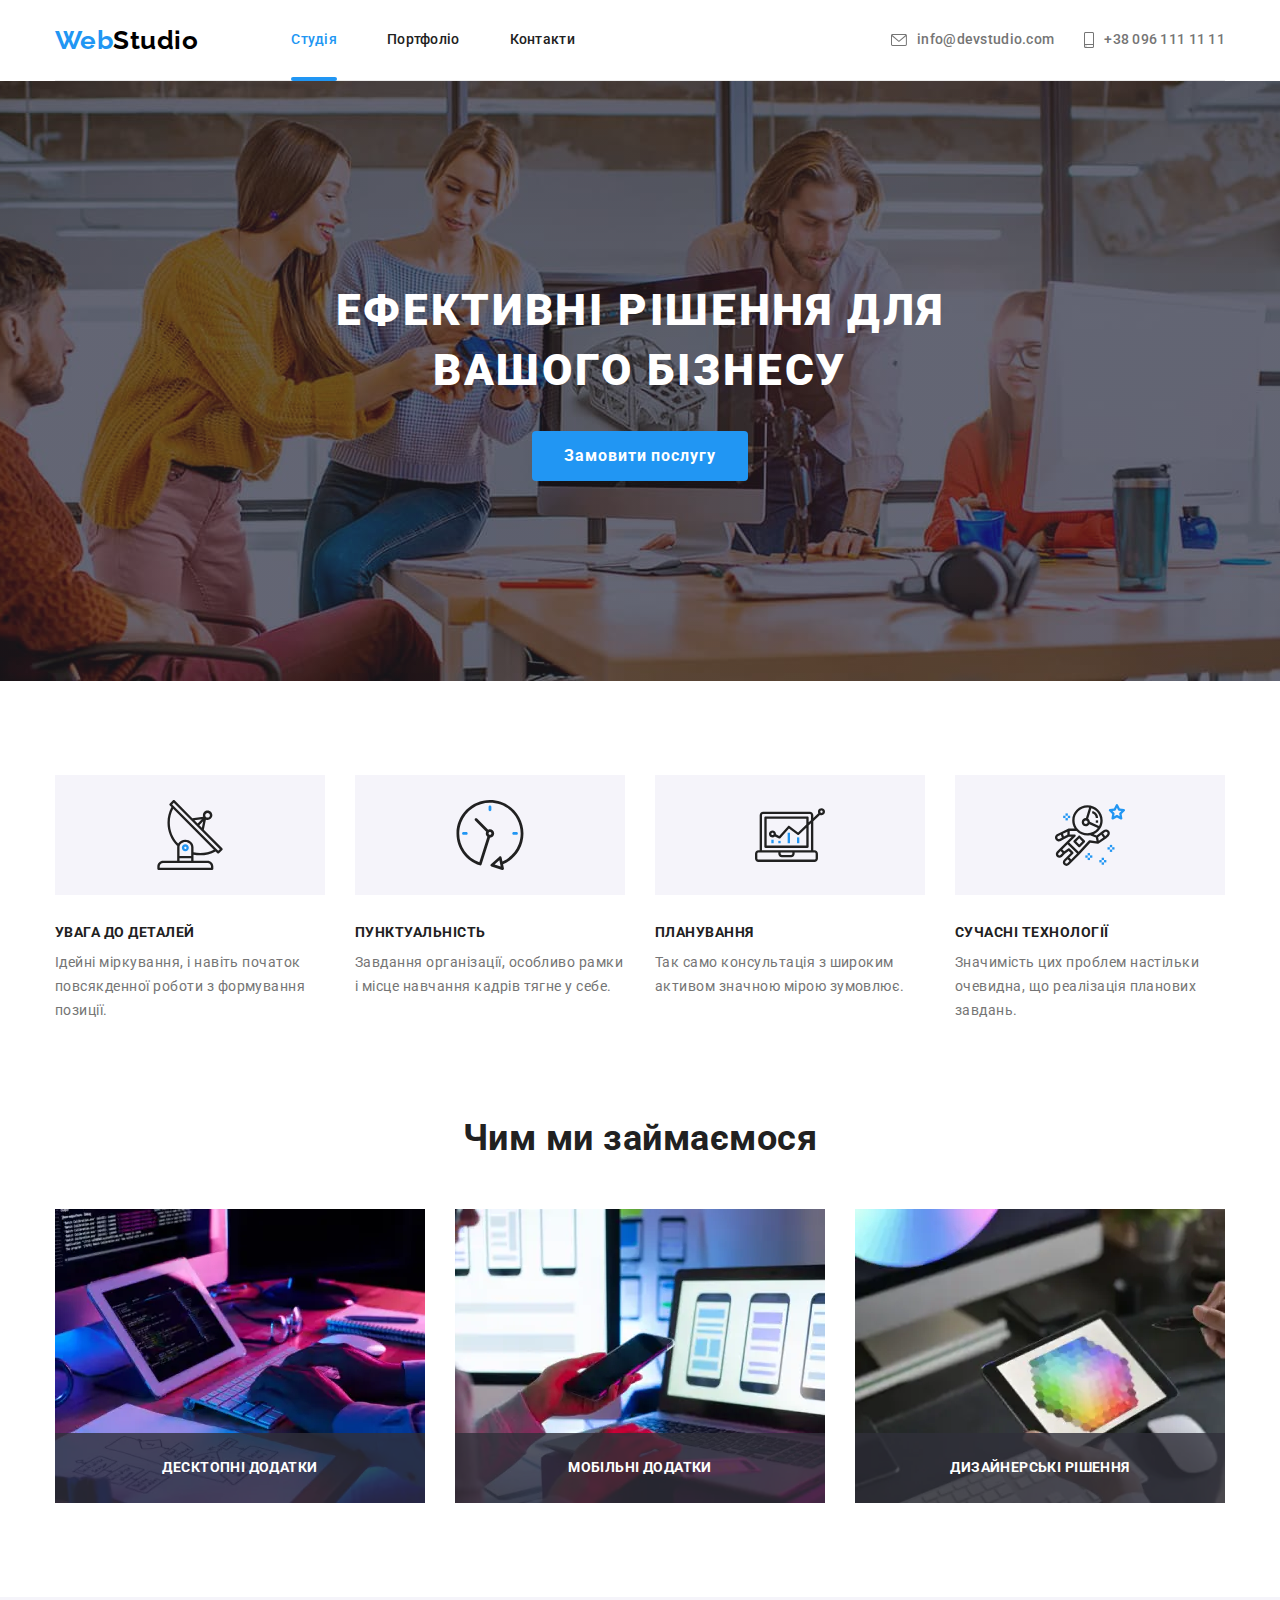
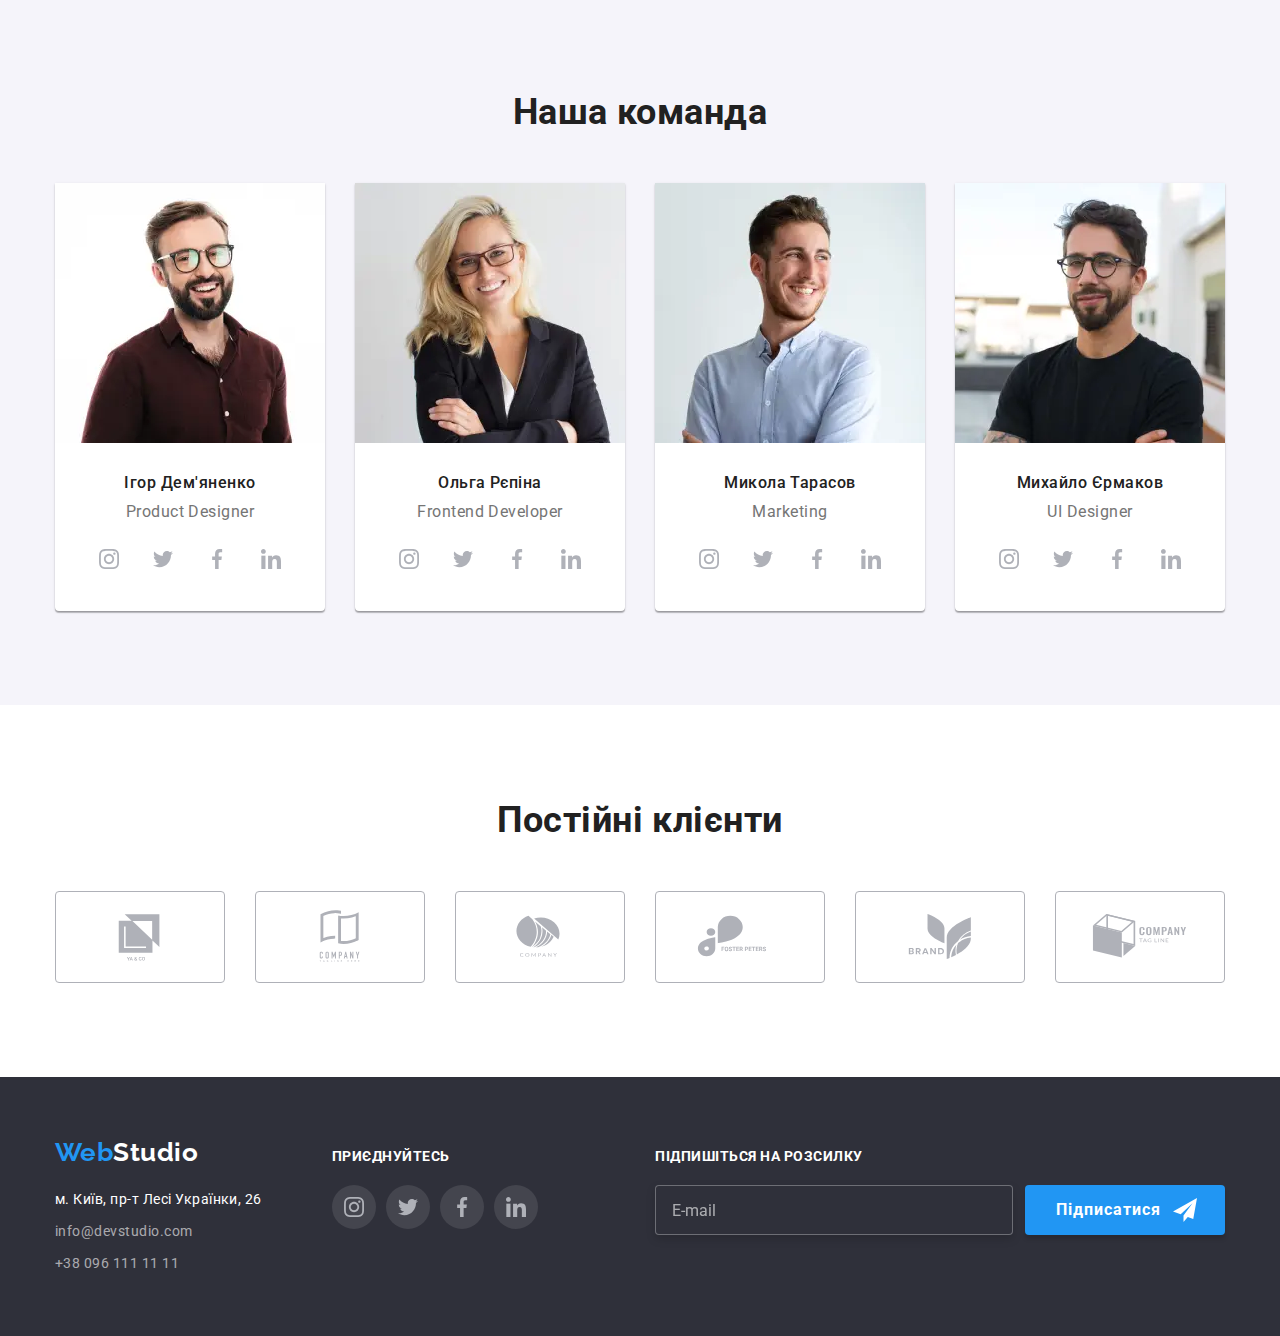
<file: index.html>
<!DOCTYPE html>
<html lang="uk">
  <head>
    <meta charset="UTF-8" />
    <meta http-equiv="X-UA-Compatible" content="IE=edge" />
    <meta name="viewport" content="width=device-width, initial-scale=1.0" />
    <title>Document</title>
    <link rel="preconnect" href="https://fonts.googleapis.com" />
    <link rel="preconnect" href="https://fonts.gstatic.com" crossorigin />
    <link
      href="https://fonts.googleapis.com/css2?family=Raleway:wght@700&family=Roboto:wght@400;500;700;900&display=swap"
      rel="stylesheet"
    />
    <link
      rel="stylesheet"
      href="https://cdnjs.cloudflare.com/ajax/libs/modern-normalize/1.1.0/modern-normalize.min.css"
    />
    <link rel="stylesheet" href="./css/main.min.css" />
  </head>

  <body>
    <!--Header-->
    <header class="page-header">
      <div class="container">
        <div class="page-header__container">
          <nav class="main-nav">
            <a class="logo link" href=""
              ><span class="logo--accent">Web</span>Studio</a
            >

            <ul class="site-nav">
              <li class="site-nav__item">
                <a
                  href="./index.html"
                  class="site-nav__link link site-nav__link--current"
                  >Студія</a
                >
              </li>
              <li class="site-nav__item">
                <a href="./portfolio.html" class="site-nav__link link"
                  >Портфоліо</a
                >
              </li>
              <li class="site-nav__item">
                <a href="" class="site-nav__link link">Контакти</a>
              </li>
            </ul>
          </nav>

          <button type="button" class="open-mobile-menu-button js-open-menu">
            <svg class="mobile-menu-button__icon" width="40" height="40">
              <use href="./images/icons.svg#burger-icon"></use>
            </svg>
          </button>

          <ul class="contacts header__contacts">
            <li class="contacts__item page-header__contacts">
              <a class="contacts__link link" href="mailto:info@devstudio.com">
                <svg class="contacts__icon" width="16" height="12">
                  <use href="./images/icons.svg#envelope"></use>
                </svg>
                info@devstudio.com</a
              >
            </li>
            <li class="contacts__item page-header__contacts">
              <a class="contacts__link link" href="tel:+380961111111">
                <svg class="contacts__icon" width="10" height="16">
                  <use href="./images/icons.svg#smartphone"></use>
                </svg>
                +38 096 111 11 11</a
              >
            </li>
          </ul>
        </div>
      </div>

      <div class="mobile-menu js-menu-container">
        <div class="container mobile-menu__container">
          <button type="button" class="mobile-menu__close-button js-close-menu">
            <svg class="mobile-menu__close-icon" width="40" height="40">
              <use href="./images/icons.svg#mobile-close-icon"></use>
            </svg>
          </button>

          <nav class="mobile-menu__nav">
            <ul class="mobile-menu__list">
              <li class="mobile-menu__item">
                <a
                  href="./index.html"
                  class="mobile-menu__link link mobile-menu__link--current"
                  >Студія</a
                >
              </li>
              <li class="mobile-menu__item">
                <a href="./portfolio.html" class="mobile-menu__link link"
                  >Портфоліо</a
                >
              </li>
              <li class="mobile-menu__item">
                <a href="" class="mobile-menu__link link">Контакти</a>
              </li>
            </ul>
          </nav>

          <ul class="mobile-menu__contacts-list contacts">
            <li class="mobile-menu__contacts-item">
              <a class="mobile-menu__contacts-link mobile-menu__contacts-link--accent contacts__link link" href="tel:+380961111111">
                +38 096 111 11 11</a
              >
            </li>
            <li class="mobile-menu__contacts-item">
              <a class="mobile-menu__contacts-link contacts__link link" href="mailto:info@devstudio.com">
                info@devstudio.com</a
              >
            </li> 
          </ul>

          <ul class="mobile-menu__social-list">
            <li class="mobile-menu__social-item">
              <a
                href=""
                class="mobile-menu__social-link link"
                >Instagram</a
              >
            </li>
            <li class="mobile-menu__social-item">
              <a
                href=""
                class="mobile-menu__social-link link"
                >Twitter</a
              >
            </li>
            <li class="mobile-menu__social-item">
              <a
                href=""
                class="mobile-menu__social-link link"
                >Facebook</a
              >
            </li>
            <li class="mobile-menu__social-item">
              <a
                href=""
                class="mobile-menu__social-link link"
                >LinkedIn</a
              >
            </li>
          </ul>      
        </div>
      </div>
    </header>

    <!-- Main -->
    <main>
      <!-- Hero -->
      <section class="hero overlay">
        <h1 class="hero__title">
          Ефективні рішення для <br />
          вашого бізнесу
        </h1>
        <button type="button" class="button modal-button" data-modal-open>
          Замовити послугу
        </button>
      </section>

      <!-- Features -->
      <section class="section features">
        <div class="container">
          <h2 class="section__title visually-hidden">Переваги студії</h2>
          <ul class="features__list">
            <li class="features__item">
              <div class="features__icon-wrapper">
                <svg class="features__icon" width="70px" height="70px">
                  <use href="./images/icons.svg#satellite_dish"></use>
                </svg>
              </div>
              <h3 class="features__subtitle">УВАГА ДО ДЕТАЛЕЙ</h3>
              <p class="features__desc">
                Ідейні міркування, і навіть початок повсякденної роботи з
                формування позиції.
              </p>
            </li>
            <li class="features__item">
              <div class="features__icon-wrapper">
                <svg class="features__icon" width="70px" height="70px">
                  <use href="./images/icons.svg#clock"></use>
                </svg>
              </div>
              <h3 class="features__subtitle">ПУНКТУАЛЬНІСТЬ</h3>
              <p class="features__desc">
                Завдання організації, особливо рамки і місце навчання кадрів
                тягне у себе.
              </p>
            </li>
            <li class="features__item">
              <div class="features__icon-wrapper">
                <svg class="features__icon" width="70px" height="70px">
                  <use href="./images/icons.svg#diagram"></use>
                </svg>
              </div>
              <h3 class="features__subtitle">ПЛАНУВАННЯ</h3>
              <p class="features__desc">
                Так само консультація з широким активом значною мірою зумовлює.
              </p>
            </li>
            <li class="features__item">
              <div class="features__icon-wrapper">
                <svg class="features__icon" width="70px" height="70px">
                  <use href="./images/icons.svg#astronaut"></use>
                </svg>
              </div>
              <h3 class="features__subtitle">СУЧАСНІ ТЕХНОЛОГІЇ</h3>
              <p class="features__desc">
                Значимість цих проблем настільки очевидна, що реалізація
                планових завдань.
              </p>
            </li>
          </ul>
        </div>
      </section>

      <!-- Activity -->
      <section class="section activity no-padding-top">
        <div class="container">
          <h2 class="section__title">Чим ми займаємося</h2>
          <ul class="activity__list">
            <li class="activity__item">
              <div class="activity__wrapper">
                <picture>
                  <!-- DESKTOP -->
                  <source
                    srcset="
                    ./images/activity-desktop-images/activity-desktop-img-1.webp    1x,
                    ./images/activity-desktop-images/activity-desktop-img-1@2x.webp 2x
                    "
                    media="(min-width: 1200px)"
                    type="image/webp"
                  />
                  <source
                    srcset="
                      ./images/activity-desktop-images/activity-desktop-img-1.jpg    1x,
                      ./images/activity-desktop-images/activity-desktop-img-1@2x.jpg 2x
                    "
                    media="(min-width: 1200px)"
                  />

                  <img
                    class="activity__image"
                    src="./images/activity-desktop-images/activity-desktop-img-1.jpg"
                    alt="Друк на клавіатурі"
                  />
                </picture>
                <h3 class="activity__subtitle">Десктопні додатки</h3>
              </div>
            </li>
            <li class="activity__item">
              <div class="activity__wrapper">
                <picture>
                  <!-- DESKTOP -->
                  <source
                    srcset="
                    ./images/activity-desktop-images/activity-desktop-img-2.webp    1x,
                    ./images/activity-desktop-images/activity-desktop-img-2@2x.webp 2x
                    "
                    media="(min-width: 1200px)"
                    type="image/webp"
                  />
                  <source
                    srcset="
                      ./images/activity-desktop-images/activity-desktop-img-2.jpg    1x,
                      ./images/activity-desktop-images/activity-desktop-img-2@2x.jpg 2x
                    "
                    media="(min-width: 1200px)"
                  />

                  <img
                    class="activity__image"
                    src="./images/activity-desktop-images/activity-desktop-img-2.jpg"
                    alt="Телефон та ноутбук"
                  />
                </picture>
                <h3 class="activity__subtitle">Мобільні додатки</h3>
              </div>
            </li>
            <li class="activity__item">
              <div class="activity__wrapper">
                <picture>
                  <!-- DESKTOP -->
                  <source
                    srcset="
                    ./images/activity-desktop-images/activity-desktop-img-3.webp    1x,
                    ./images/activity-desktop-images/activity-desktop-img-3@2x.webp 2x
                    "
                    media="(min-width: 1200px)"
                    type="image/webp"
                  />
                  <source
                    srcset="
                      ./images/activity-desktop-images/activity-desktop-img-3.jpg    1x,
                      ./images/activity-desktop-images/activity-desktop-img-3@2x.jpg 2x
                    "
                    media="(min-width: 1200px)"
                  />

                  <img
                    class="activity__image"
                    src="./images/activity-desktop-images/activity-desktop-img-3.jpg"
                    alt="Колірна гама на планшеті"
                  />
                </picture>
                <h3 class="activity__subtitle">Дизайнерські рішення</h3>
              </div>
            </li>
          </ul>
        </div>
      </section>

      <!-- Team -->
      <section class="section team">
        <div class="container">
          <h2 class="section__title">Наша команда</h2>
          <ul class="team__list">
            <li class="team__item">
              <picture>
                <!-- DESKTOP -->
                <source
                  srcset="
                    ./images/team-desktop-images/team-desktop-img-1.webp    1x,
                    ./images/team-desktop-images/team-desktop-img-1@2x.webp 2x
                  "
                  media="(min-width: 1200px)"
                  type="image/webp"
                />
                <source
                  srcset="
                    ./images/team-desktop-images/team-desktop-img-1.jpg    1x,
                    ./images/team-desktop-images/team-desktop-img-1@2x.jpg 2x
                  "
                  media="(min-width: 1200px)"
                />

                <!-- TABLET -->
                <source
                  srcset="
                    ./images/team-tablet-images/team-tablet-img-1.webp    1x,
                    ./images/team-tablet-images/team-tablet-img-1@2x.webp 2x
                  "
                  media="(min-width: 768px)"
                  type="image/webp"
                />
                <source
                  srcset="
                    ./images/team-tablet-images/team-tablet-img-1.jpg    1x,
                    ./images/team-tablet-images/team-tablet-img-1@2x.jpg 2x
                  "
                  media="(min-width: 768px)"
                />

                <!-- MOBILE -->
                <source
                  srcset="
                    ./images/team-mobile-images/team-mobile-img-1.webp    1x,
                    ./images/team-mobile-images/team-mobile-img-1@2x.webp 2x
                  "
                  media="(max-width: 767px)"
                  type="image/webp"
                />
                <source
                  srcset="
                    ./images/team-mobile-images/team-mobile-img-1.jpg    1x,
                    ./images/team-mobile-images/team-mobile-img-1@2x.jpg 2x
                  "
                  media="(max-width: 767px)"
                />

                <img
                  class="team__image"
                  src="./images/team-mobile-images/team-mobile-img-1.jpg"
                  alt="Product Designer"
                />
              </picture>
              <div class="team__inner">
                <h3 class="team__subtitle">Ігор Дем'яненко</h3>
                <p class="team__desc" lang="en">Product Designer</p>
                <ul class="social-list">
                  <li class="social-list__item">
                    <a href="" class="social-list__link">
                      <svg class="social-list__icon" width="20px" height="20px">
                        <use href="./images/icons.svg#instagram"></use>
                      </svg>
                    </a>
                  </li>
                  <li class="social-list__item">
                    <a href="" class="social-list__link">
                      <svg class="social-list__icon" width="20px" height="20px">
                        <use href="./images/icons.svg#twitter"></use>
                      </svg>
                    </a>
                  </li>
                  <li class="social-list__item">
                    <a href="" class="social-list__link">
                      <svg class="social-list__icon" width="20px" height="20px">
                        <use href="./images/icons.svg#facebook"></use>
                      </svg>
                    </a>
                  </li>
                  <li class="social-list__item">
                    <a href="" class="social-list__link">
                      <svg class="social-list__icon" width="20px" height="20px">
                        <use href="./images/icons.svg#linkedin"></use>
                      </svg>
                    </a>
                  </li>
                </ul>
              </div>
            </li>
            <li class="team__item">
              <picture>
                <!-- DESKTOP -->
                <source
                  srcset="
                    ./images/team-desktop-images/team-desktop-img-2.webp    1x,
                    ./images/team-desktop-images/team-desktop-img-2@2x.webp 2x
                  "
                  media="(min-width: 1200px)"
                  type="image/webp"
                />
                <source
                  srcset="
                    ./images/team-desktop-images/team-desktop-img-2.jpg    1x,
                    ./images/team-desktop-images/team-desktop-img-2@2x.jpg 2x
                  "
                  media="(min-width: 1200px)"
                />

                <!-- TABLET -->
                <source
                  srcset="
                    ./images/team-tablet-images/team-tablet-img-2.webp    1x,
                    ./images/team-tablet-images/team-tablet-img-2@2x.webp 2x
                  "
                  media="(min-width: 768px)"
                  type="image/webp"
                />
                <source
                  srcset="
                    ./images/team-tablet-images/team-tablet-img-2.jpg    1x,
                    ./images/team-tablet-images/team-tablet-img-2@2x.jpg 2x
                  "
                  media="(min-width: 768px)"
                />

                <!-- MOBILE -->
                <source
                  srcset="
                    ./images/team-mobile-images/team-mobile-img-2.webp    1x,
                    ./images/team-mobile-images/team-mobile-img-2@2x.webp 2x
                  "
                  media="(max-width: 767px)"
                  type="image/webp"
                />
                <source
                  srcset="
                    ./images/team-mobile-images/team-mobile-img-2.jpg    1x,
                    ./images/team-mobile-images/team-mobile-img-2@2x.jpg 2x
                  "
                  media="(max-width: 767px)"
                />

                <img
                  class="team__image"
                  src="./images/team-mobile-images/team-mobile-img-2.jpg"
                  alt="Frontend Developer"
                />
              </picture>
              <div class="team__inner">
                <h3 class="team__subtitle">Ольга Рєпіна</h3>
                <p class="team__desc" lang="en">Frontend Developer</p>
                <ul class="social-list">
                  <li class="social-list__item">
                    <a href="" class="social-list__link">
                      <svg class="social-list__icon" width="20px" height="20px">
                        <use href="./images/icons.svg#instagram"></use>
                      </svg>
                    </a>
                  </li>
                  <li class="social-list__item">
                    <a href="" class="social-list__link">
                      <svg class="social-list__icon" width="20px" height="20px">
                        <use href="./images/icons.svg#twitter"></use>
                      </svg>
                    </a>
                  </li>
                  <li class="social-list__item">
                    <a href="" class="social-list__link">
                      <svg class="social-list__icon" width="20px" height="20px">
                        <use href="./images/icons.svg#facebook"></use>
                      </svg>
                    </a>
                  </li>
                  <li class="social-list__item">
                    <a href="" class="social-list__link">
                      <svg class="social-list__icon" width="20px" height="20px">
                        <use href="./images/icons.svg#linkedin"></use>
                      </svg>
                    </a>
                  </li>
                </ul>
              </div>
            </li>
            <li class="team__item">
              <picture>
                <!-- DESKTOP -->
                <source
                  srcset="
                    ./images/team-desktop-images/team-desktop-img-3.webp    1x,
                    ./images/team-desktop-images/team-desktop-img-3@2x.webp 2x
                  "
                  media="(min-width: 1200px)"
                  type="image/webp"
                />
                <source
                  srcset="
                    ./images/team-desktop-images/team-desktop-img-3.jpg    1x,
                    ./images/team-desktop-images/team-desktop-img-3@2x.jpg 2x
                  "
                  media="(min-width: 1200px)"
                />

                <!-- TABLET -->
                <source
                  srcset="
                    ./images/team-tablet-images/team-tablet-img-3.webp    1x,
                    ./images/team-tablet-images/team-tablet-img-3@2x.webp 2x
                  "
                  media="(min-width: 768px)"
                  type="image/webp"
                />
                <source
                  srcset="
                    ./images/team-tablet-images/team-tablet-img-3.jpg    1x,
                    ./images/team-tablet-images/team-tablet-img-3@2x.jpg 2x
                  "
                  media="(min-width: 768px)"
                />

                <!-- MOBILE -->
                <source
                  srcset="
                    ./images/team-mobile-images/team-mobile-img-3.webp    1x,
                    ./images/team-mobile-images/team-mobile-img-3@2x.webp 2x
                  "
                  media="(max-width: 767px)"
                  type="image/webp"
                />
                <source
                  srcset="
                    ./images/team-mobile-images/team-mobile-img-3.jpg    1x,
                    ./images/team-mobile-images/team-mobile-img-3@2x.jpg 2x
                  "
                  media="(max-width: 767px)"
                />

                <img
                  class="team__image"
                  src="./images/team-mobile-images/team-mobile-img-3.jpg"
                  alt="Marketing"
                />
              </picture>
              <div class="team__inner">
                <h3 class="team__subtitle">Микола Тарасов</h3>
                <p class="team__desc" lang="en">Marketing</p>
                <ul class="social-list">
                  <li class="social-list__item">
                    <a href="" class="social-list__link">
                      <svg class="social-list__icon" width="20px" height="20px">
                        <use href="./images/icons.svg#instagram"></use>
                      </svg>
                    </a>
                  </li>
                  <li class="social-list__item">
                    <a href="" class="social-list__link">
                      <svg class="social-list__icon" width="20px" height="20px">
                        <use href="./images/icons.svg#twitter"></use>
                      </svg>
                    </a>
                  </li>
                  <li class="social-list__item">
                    <a href="" class="social-list__link">
                      <svg class="social-list__icon" width="20px" height="20px">
                        <use href="./images/icons.svg#facebook"></use>
                      </svg>
                    </a>
                  </li>
                  <li class="social-list__item">
                    <a href="" class="social-list__link">
                      <svg class="social-list__icon" width="20px" height="20px">
                        <use href="./images/icons.svg#linkedin"></use>
                      </svg>
                    </a>
                  </li>
                </ul>
              </div>
            </li>
            <li class="team__item">
              <picture>
                <!-- DESKTOP -->
                <source
                  srcset="
                    ./images/team-desktop-images/team-desktop-img-4.webp    1x,
                    ./images/team-desktop-images/team-desktop-img-4@2x.webp 2x
                  "
                  media="(min-width: 1200px)"
                  type="image/webp"
                />
                <source
                  srcset="
                    ./images/team-desktop-images/team-desktop-img-4.jpg    1x,
                    ./images/team-desktop-images/team-desktop-img-4@2x.jpg 2x
                  "
                  media="(min-width: 1200px)"
                />

                <!-- TABLET -->
                <source
                  srcset="
                    ./images/team-tablet-images/team-tablet-img-4.webp    1x,
                    ./images/team-tablet-images/team-tablet-img-4@2x.webp 2x
                  "
                  media="(min-width: 768px)"
                  type="image/webp"
                />
                <source
                  srcset="
                    ./images/team-tablet-images/team-tablet-img-4.jpg    1x,
                    ./images/team-tablet-images/team-tablet-img-4@2x.jpg 2x
                  "
                  media="(min-width: 768px)"
                />

                <!-- MOBILE -->
                <source
                  srcset="
                    ./images/team-mobile-images/team-mobile-img-4.webp    1x,
                    ./images/team-mobile-images/team-mobile-img-4@2x.webp 2x
                  "
                  media="(max-width: 767px)"
                  type="image/webp"
                />
                <source
                  srcset="
                    ./images/team-mobile-images/team-mobile-img-4.jpg    1x,
                    ./images/team-mobile-images/team-mobile-img-4@2x.jpg 2x
                  "
                  media="(max-width: 767px)"
                />

                <img
                  class="team__image"
                  src="./images/team-mobile-images/team-mobile-img-4.jpg"
                  alt="UI Designer"
                />
              </picture>
              <div class="team__inner">
                <h3 class="team__subtitle">Михайло Єрмаков</h3>
                <p class="team__desc" lang="en">UI Designer</p>
                <ul class="social-list">
                  <li class="social-list__item">
                    <a href="" class="social-list__link">
                      <svg class="social-list__icon" width="20px" height="20px">
                        <use href="./images/icons.svg#instagram"></use>
                      </svg>
                    </a>
                  </li>
                  <li class="social-list__item">
                    <a href="" class="social-list__link">
                      <svg class="social-list__icon" width="20px" height="20px">
                        <use href="./images/icons.svg#twitter"></use>
                      </svg>
                    </a>
                  </li>
                  <li class="social-list__item">
                    <a href="" class="social-list__link">
                      <svg class="social-list__icon" width="20px" height="20px">
                        <use href="./images/icons.svg#facebook"></use>
                      </svg>
                    </a>
                  </li>
                  <li class="social-list__item">
                    <a href="" class="social-list__link">
                      <svg class="social-list__icon" width="20px" height="20px">
                        <use href="./images/icons.svg#linkedin"></use>
                      </svg>
                    </a>
                  </li>
                </ul>
              </div>
            </li>
          </ul>
        </div>
      </section>

      <!-- Clients -->
      <section class="section clients">
        <div class="container">
          <h2 class="section__title">Постійні клієнти</h2>
          <ul class="clients__list">
            <li class="clients__item">
              <a href="" class="clients__link">
                <svg class="clients__icon" width="106px" height="60px">
                  <use href="./images/icons.svg#logo_1"></use>
                </svg>
              </a>
            </li>
            <li class="clients__item">
              <a href="" class="clients__link">
                <svg class="clients__icon" width="106px" height="60px">
                  <use href="./images/icons.svg#logo_2"></use>
                </svg>
              </a>
            </li>
            <li class="clients__item">
              <a href="" class="clients__link">
                <svg class="clients__icon" width="106px" height="60px">
                  <use href="./images/icons.svg#logo_3"></use>
                </svg>
              </a>
            </li>
            <li class="clients__item">
              <a href="" class="clients__link">
                <svg class="clients__icon" width="106px" height="60px">
                  <use href="./images/icons.svg#logo_4"></use>
                </svg>
              </a>
            </li>
            <li class="clients__item">
              <a href="" class="clients__link">
                <svg class="clients__icon" width="106px" height="60px">
                  <use href="./images/icons.svg#logo_5"></use>
                </svg>
              </a>
            </li>
            <li class="clients__item">
              <a href="" class="clients__link">
                <svg class="clients__icon" width="106px" height="60px">
                  <use href="./images/icons.svg#logo_6"></use>
                </svg>
              </a>
            </li>
          </ul>
        </div>
      </section>
    </main>

    <!-- Footer -->
    <footer class="page-footer">
      <div class="container">
        <div class="page-footer__container">
          <div class="page-footer__content">
            <div class="page-footer__wrapper">
              <a class="logo link page-footer__logo" href=""
                ><span class="logo--accent">Web</span>Studio</a
              >
  
              <address class="address">
                <p class="address__text">м. Київ, пр-т Лесі Українки, 26</p>
                <ul class="page-footer__contacts">
                  <li class="page-footer__contacts-item">
                    <a class="page-footer__contacts-link page-footer__email link" href="mailto:info@devstudio.com"
                      >info@devstudio.com</a
                    >
                  </li>
                  <li class="page-footer__contacts-item">
                    <a class="page-footer__contacts-link link" href="tel:+380961111111">+38 096 111 11 11</a>
                  </li>
                </ul>
              </address>
            </div>
  
            <div class="join">
              <p class="join__subtitle">приєднуйтесь</p>
              <ul class="social-list">
                <li class="social-list__item">
                  <a href="" class="social-list__link social-list__link--background">
                    <svg
                      class="social-list__icon"
                      width="20px"
                      height="20px"
                    >
                      <use href="./images/icons.svg#instagram"></use>
                    </svg>
                  </a>
                </li>
                <li class="social-list__item">
                  <a href="" class="social-list__link social-list__link--background">
                    <svg
                      class="social-list__icon"
                      width="20px"
                      height="20px"
                    >
                      <use href="./images/icons.svg#twitter"></use>
                    </svg>
                  </a>
                </li>
                <li class="social-list__item">
                  <a href="" class="social-list__link social-list__link--background">
                    <svg
                      class="social-list__icon"
                      width="20px"
                      height="20px"
                    >
                      <use href="./images/icons.svg#facebook"></use>
                    </svg>
                  </a>
                </li>
                <li class="social-list__item">
                  <a href="" class="social-list__link social-list__link--background">
                    <svg
                      class="social-list__icon"
                      width="20px"
                      height="20px"
                    >
                      <use href="./images/icons.svg#linkedin"></use>
                    </svg>
                  </a>
                </li>
              </ul>
            </div>
          </div>
  
          <div class="newsletter">
            <div class="newsletter__wrapper">
              <label class="newsletter__label" for="newsletter_email"
                >Підпишіться на розсилку</label
              >
              <input
                id="newsletter_email"
                class="newsletter__input"
                type="email"
                name="newsletter"
                placeholder="E-mail"
              />
            </div>
  
            <div class="newsletter__button-wrapper">
              <button class="button newsletter__button">
                Підписатися
                <svg class="button__icon--send" width="24px" height="24px">
                  <use href="./images/icons.svg#send"></use>
                </svg>
              </button>
            </div>
          </div>
        </div>
      </div>
    </footer>

    <!-- BACKDROP -->
    <div class="backdrop is-hidden" data-modal>
      <div class="modal">
        <button class="close-button" data-modal-close>
          <svg class="close-button__icon" width="18px" height="18px">
            <use href="./images/icons.svg#close-icon"></use>
          </svg>
        </button>

        <form class="contact-form">
          <p class="contact-form__subtitle">
            Залиште свої дані, ми вам передзвонимо
          </p>
          <label for="user_name" class="contact-form__label">Ім'я</label>
          <div class="contact-form__input-wrapper">
            <input
              type="text"
              class="contact-form__input"
              name="user_name"
              id="user_name"
              required
              minlength="2"
              pattern="^[a-zA-Zа-яА-ЯіІїЇ]+$"
            />
            <svg class="contact-form__icon" width="18px" height="18px">
              <use href="./images/icons.svg#form_person"></use>
            </svg>
          </div>

          <label for="user_phone_number" class="contact-form__label"
            >Телефон</label
          >
          <div class="contact-form__input-wrapper">
            <input
              type="tel"
              class="contact-form__input"
              name="user_phone_number"
              id="user_phone_number"
              required
              pattern="[0-9]{3}-[0-9]{3}-[0-9]{2}-[0-9]{2}"
              title="xxx-xxx-xx-xx"
            />
            <svg class="contact-form__icon" width="18px" height="18px">
              <use href="./images/icons.svg#form_phone"></use>
            </svg>
          </div>

          <label for="user_email" class="contact-form__label">Пошта</label>
          <div class="contact-form__input-wrapper">
            <input
              type="email"
              class="contact-form__input"
              name="user_email"
              id="user_email"
              required
            />
            <svg class="contact-form__icon" width="18px" height="18px">
              <use href="./images/icons.svg#form_email"></use>
            </svg>
          </div>

          <label for="user_message" class="contact-form__label">Коментар</label>
          <textarea
            name="user_message"
            class="contact-form__message"
            id="user_message"
            placeholder="Введіть текст"
          ></textarea>

          <div class="contact-form__checkbox-wrapper">
            <input
              id="user_policy"
              name="user_policy"
              type="checkbox"
              class="contact-form__checkbox visually-hidden"
              required
            />
            <label for="user_policy" class="contact-form__checkbox-desc"
              >Погоджуюся з розсилкою та приймаю
              <a class="contact-form__checkbox-link" href=""
                >Умови договору</a
              ></label
            >
          </div>

          <button
            type="submit"
            class="button contact-form__button modal-button"
          >
            Відправити
          </button>
        </form>
      </div>
    </div>

    <script src="./js/modal.js"></script>
    <script src="./js/mobile-menu.js"></script>
  </body>
</html>
</file>
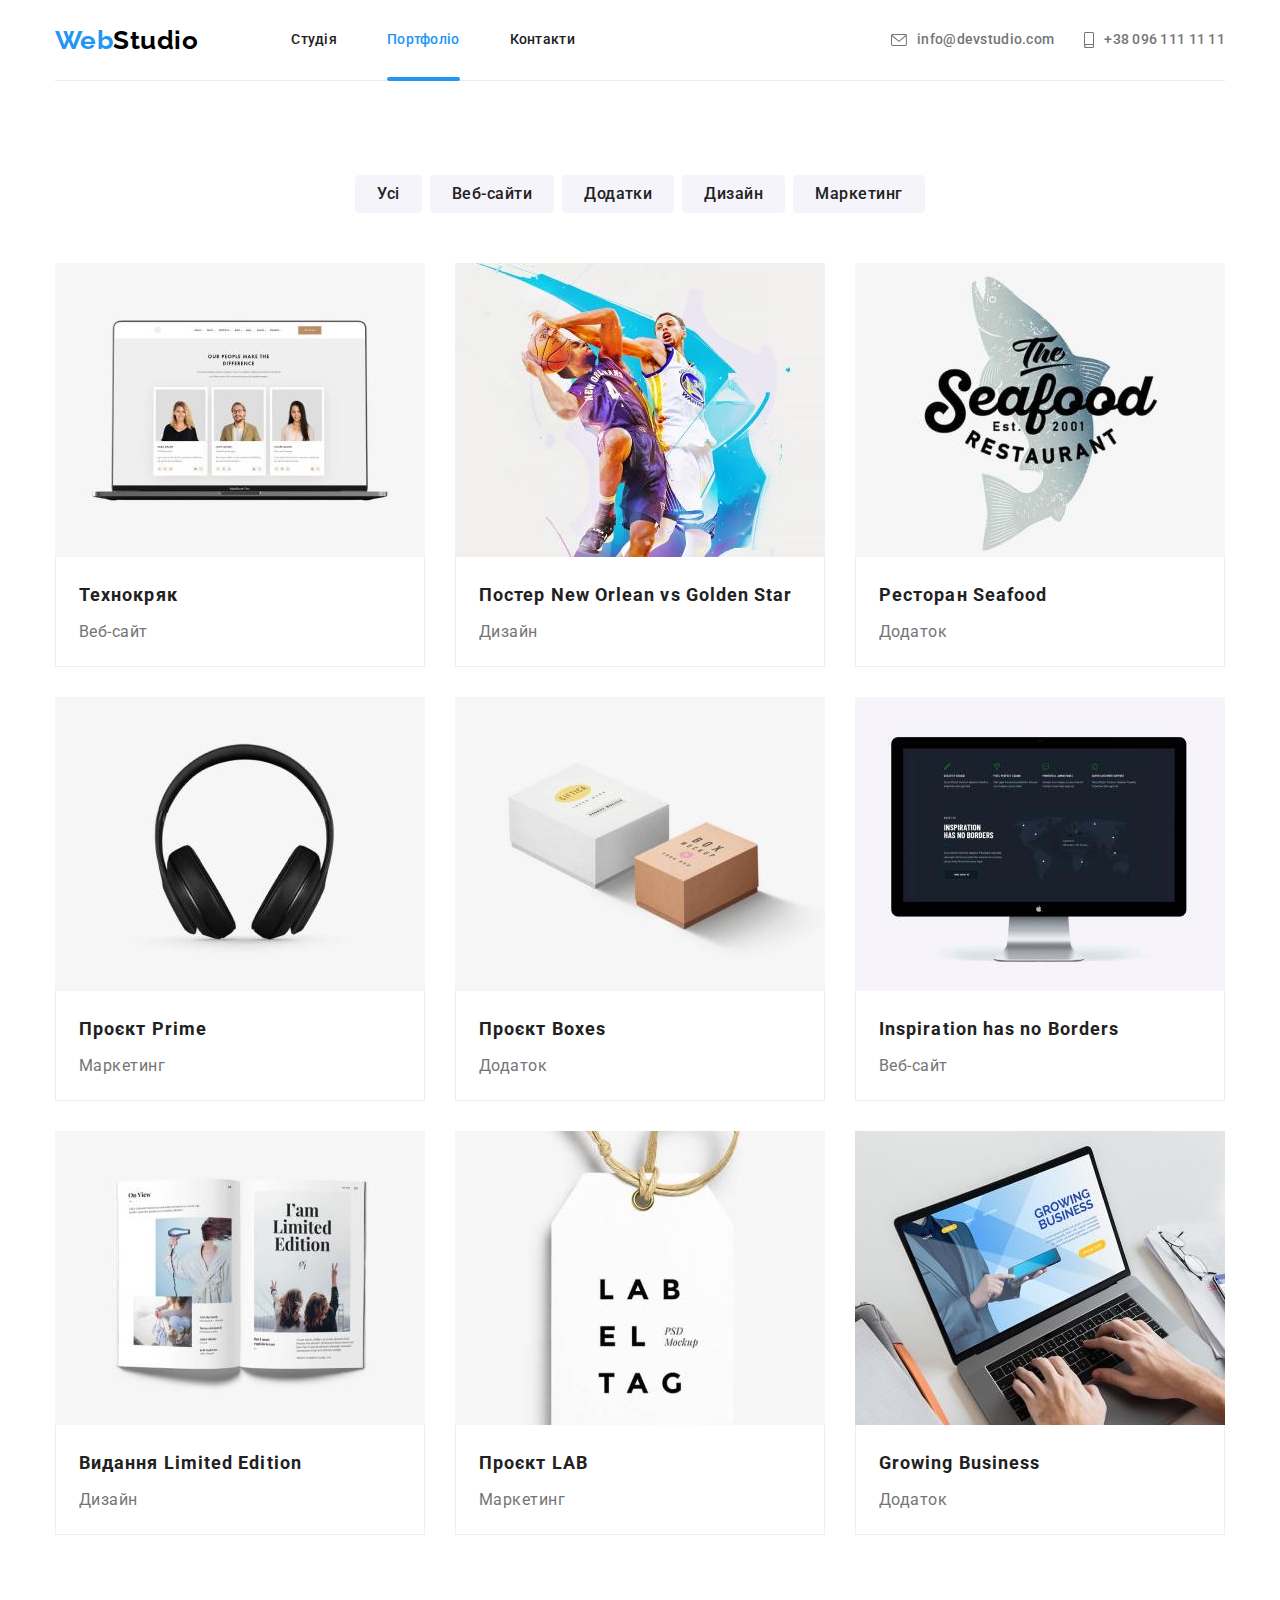
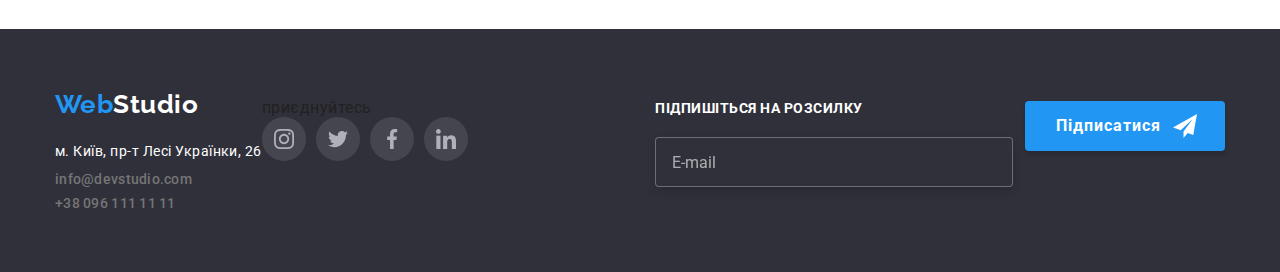
<file: portfolio.html>
<!DOCTYPE html>
<html lang="uk">
  <head>
    <meta charset="UTF-8" />
    <meta http-equiv="X-UA-Compatible" content="IE=edge" />
    <meta name="viewport" content="width=device-width, initial-scale=1.0" />
    <title>Document</title>
    <link rel="preconnect" href="https://fonts.googleapis.com" />
    <link rel="preconnect" href="https://fonts.gstatic.com" crossorigin />
    <link
      href="https://fonts.googleapis.com/css2?family=Raleway:wght@700&family=Roboto:wght@400;500;700;900&display=swap"
      rel="stylesheet"
    />
    <link
      rel="stylesheet"
      href="https://cdnjs.cloudflare.com/ajax/libs/modern-normalize/1.1.0/modern-normalize.min.css"
    />
    <link rel="stylesheet" href="./css/main.min.css" />
  </head>

  <body>
    <!--Header-->
    <header class="page-header">
      <div class="container">
        <div class="page-header__container">
          <nav class="main-nav">
            <a class="logo link" href=""
              ><span class="logo--accent">Web</span>Studio</a
            >
  
            <ul class="site-nav">
              <li class="site-nav__item">
                <a href="./index.html" class="site-nav__link link">Студія</a>
              </li>
              <li class="site-nav__item">
                <a
                  href="./portfolio.html"
                  class="site-nav__link link site-nav__link--current"
                  >Портфоліо</a
                >
              </li>
              <li class="site-nav__item">
                <a href="" class="site-nav__link link">Контакти</a>
              </li>
            </ul>
          </nav>
  
          <ul class="contacts">
            <li class="contacts__item page-header__contacts">
              <a class="contacts__link link" href="mailto:info@devstudio.com">
                <svg class="contacts__icon" width="16" height="12">
                  <use href="./images/icons.svg#envelope"></use>
                </svg>
                info@devstudio.com</a
              >
            </li>
            <li class="contacts__item page-header__contacts">
              <a class="contacts__link link" href="tel:+380961111111">
                <svg class="contacts__icon" width="10" height="16">
                  <use href="./images/icons.svg#smartphone"></use>
                </svg>
                +38 096 111 11 11</a
              >
            </li>
          </ul>
        </div>
      </div>
    </header>

    <!-- Main -->
    <main>
      <section class="section portfolio">
        <div class="container">
          <h1 class="section-title visually-hidden">Портфоліо</h1>

          <ul class="filter">
            <li class="filter__item">
              <button type="button" class="filter__button">Усі</button>
            </li>
            <li class="filter__item">
              <button type="button" class="filter__button">Веб-сайти</button>
            </li>
            <li class="filter__item">
              <button type="button" class="filter__button">Додатки</button>
            </li>
            <li class="filter__item">
              <button type="button" class="filter__button">Дизайн</button>
            </li>
            <li class="filter__item">
              <button type="button" class="filter__button">Маркетинг</button>
            </li>
          </ul>

          <ul class="portfolio__list">
            <li class="portfolio__item">
              <div>
                <a class="portfolio__link link" href="">
                  <div class="portfolio__wrapper">
                    <img
                      class="portfolio__image"
                      src="./images/project1.jpg"
                      alt="Веб-сайт Технокряк"
                      width="370"
                      height="294"
                    />
                    <div class="portfolio__overlay">
                      <p class="portfolio__overlay-text">
                        Ресурс пропонує комплексні пропозиції з різним рівнем
                        функціоналу та сервісів. Все це дозволить відвідувачу
                        отримати вичерпні відомості про компанію чи приватну
                        особу.
                      </p>
                    </div>
                  </div>
                  <div class="portfolio__inner">
                    <h2 class="portfolio__subtitle">Технокряк</h2>
                    <p class="portfolio__desc">Веб-сайт</p>
                  </div>
                </a>
              </div>
            </li>
            <li class="portfolio__item">
              <div>
                <a class="portfolio__link link" href="">
                  <div class="portfolio__wrapper">
                    <img
                      class="portfolio__image"
                      src="./images/project2.jpg"
                      alt="Постер New Orlean vs Golden Star"
                      width="370"
                      height="294"
                    />
                    <div class="portfolio__overlay">
                      <p class="portfolio__overlay-text">
                        Ресурс пропонує комплексні пропозиції з різним рівнем
                        функціоналу та сервісів. Все це дозволить відвідувачу
                        отримати вичерпні відомості про компанію чи приватну
                        особу.
                      </p>
                    </div>
                  </div>
                  <div class="portfolio__inner">
                    <h2 class="portfolio__subtitle">Постер New Orlean vs Golden Star</h2>
                    <p class="portfolio__desc">Дизайн</p>
                  </div>
                </a>
              </div>
            </li>
            <li class="portfolio__item">
              <div>
                <a class="portfolio__link link" href="">
                  <div class="portfolio__wrapper">
                    <img
                      class="portfolio__image"
                      src="./images/project3.jpg"
                      alt="Додаток ресторану Seafood"
                      width="370"
                      height="294"
                    />
                    <div class="portfolio__overlay">
                      <p class="portfolio__overlay-text">
                        Ресурс пропонує комплексні пропозиції з різним рівнем
                        функціоналу та сервісів. Все це дозволить відвідувачу
                        отримати вичерпні відомості про компанію чи приватну
                        особу.
                      </p>
                    </div>
                  </div>
                  <div class="portfolio__inner">
                    <h2 class="portfolio__subtitle">Ресторан Seafood</h2>
                    <p class="portfolio__desc">Додаток</p>
                  </div>
                </a>
              </div>
            </li>
            <li class="portfolio__item">
              <div>
                <a class="portfolio__link link" href="">
                  <div class="portfolio__wrapper">
                    <img
                      class="portfolio__image"
                      src="./images/project4.jpg"
                      alt="Навушники"
                      width="370"
                      height="294"
                    />
                    <div class="portfolio__overlay">
                      <p class="portfolio__overlay-text">
                        Ресурс пропонує комплексні пропозиції з різним рівнем
                        функціоналу та сервісів. Все це дозволить відвідувачу
                        отримати вичерпні відомості про компанію чи приватну
                        особу.
                      </p>
                    </div>
                  </div>
                  <div class="portfolio__inner">
                    <h2 class="portfolio__subtitle">Проєкт Prime</h2>
                    <p class="portfolio__desc">Маркетинг</p>
                  </div>
                </a>
              </div>
            </li>
            <li class="portfolio__item">
              <div>
                <a class="portfolio__link link" href="">
                  <div class="portfolio__wrapper">
                    <img
                      class="portfolio__image"
                      src="./images/project5.jpg"
                      alt="Додаток проєкту Boxes"
                      width="370"
                      height="294"
                    />
                    <div class="portfolio__overlay">
                      <p class="portfolio__overlay-text">
                        Ресурс пропонує комплексні пропозиції з різним рівнем
                        функціоналу та сервісів. Все це дозволить відвідувачу
                        отримати вичерпні відомості про компанію чи приватну
                        особу.
                      </p>
                    </div>
                  </div>
                  <div class="portfolio__inner">
                    <h2 class="portfolio__subtitle">Проєкт Boxes</h2>
                    <p class="portfolio__desc">Додаток</p>
                  </div>
                </a>
              </div>
            </li>
            <li class="portfolio__item">
              <div>
                <a class="portfolio__link link" href="">
                  <div class="portfolio__wrapper">
                    <img
                      class="portfolio__image"
                      src="./images/project6.jpg"
                      alt="Монітор Apple"
                      width="370"
                      height="294"
                    />
                    <div class="portfolio__overlay">
                      <p class="portfolio__overlay-text">
                        Ресурс пропонує комплексні пропозиції з різним рівнем
                        функціоналу та сервісів. Все це дозволить відвідувачу
                        отримати вичерпні відомості про компанію чи приватну
                        особу.
                      </p>
                    </div>
                  </div>
                  <div class="portfolio__inner">
                    <h2 class="portfolio__subtitle">Inspiration has no Borders</h2>
                    <p class="portfolio__desc">Веб-сайт</p>
                  </div>
                </a>
              </div>
            </li>
            <li class="portfolio__item">
              <div>
                <a class="portfolio__link link" href="">
                  <div class="portfolio__wrapper">
                    <img
                      class="portfolio__image"
                      src="./images/project7.jpg"
                      alt="Журнал"
                      width="370"
                      height="294"
                    />
                    <div class="portfolio__overlay">
                      <p class="portfolio__overlay-text">
                        Ресурс пропонує комплексні пропозиції з різним рівнем
                        функціоналу та сервісів. Все це дозволить відвідувачу
                        отримати вичерпні відомості про компанію чи приватну
                        особу.
                      </p>
                    </div>
                  </div>
                  <div class="portfolio__inner">
                    <h2 class="portfolio__subtitle">Видання Limited Edition</h2>
                    <p class="portfolio__desc">Дизайн</p>
                  </div>
                </a>
              </div>
            </li>
            <li class="portfolio__item">
              <div>
                <a class="portfolio__link link" href="">
                  <div class="portfolio__wrapper">
                    <img
                      class="portfolio__image"
                      src="./images/project8.jpg"
                      alt="Журнал"
                      width="370"
                      height="294"
                    />
                    <div class="portfolio__overlay">
                      <p class="portfolio__overlay-text">
                        Ресурс пропонує комплексні пропозиції з різним рівнем
                        функціоналу та сервісів. Все це дозволить відвідувачу
                        отримати вичерпні відомості про компанію чи приватну
                        особу.
                      </p>
                    </div>
                  </div>
                  <div class="portfolio__inner">
                    <h2 class="portfolio__subtitle">Проєкт LAB</h2>
                    <p class="portfolio__desc">Маркетинг</p>
                  </div>
                </a>
              </div>
            </li>
            <li class="portfolio__item">
              <div>
                <a class="portfolio__link link" href="">
                  <div class="portfolio__wrapper">
                    <img
                      class="portfolio__image"
                      src="./images/project9.jpg"
                      alt="Ноутбук"
                      width="370"
                      height="294"
                    />
                    <div class="portfolio__overlay">
                      <p class="portfolio__overlay-text">
                        Ресурс пропонує комплексні пропозиції з різним рівнем
                        функціоналу та сервісів. Все це дозволить відвідувачу
                        отримати вичерпні відомості про компанію чи приватну
                        особу.
                      </p>
                    </div>
                  </div>
                  <div class="portfolio__inner">
                    <h2 class="portfolio__subtitle">Growing Business</h2>
                    <p class="portfolio__desc">Додаток</p>
                  </div>
                </a>
              </div>
            </li>
          </ul>
        </div>
      </section>
    </main>

    <!-- Footer -->
    <footer class="page-footer">
      <div class="container">
        <div class="page-footer__container">
          <div class="page-footer__content">
            <div class="page-footer__wrapper">
              <a class="logo link page-footer__logo" href=""
                ><span class="logo--accent">Web</span>Studio</a
              >
  
              <address class="address">
                <p class="address__text">м. Київ, пр-т Лесі Українки, 26</p>
                <ul class="contacts page-footer__contacts">
                  <li class="contacts__item">
                    <a
                      class="contacts__link page-footer__email link"
                      href="mailto:info@devstudio.com"
                      >info@devstudio.com</a
                    >
                  </li>
                  <li class="contacts__item">
                    <a class="contacts__link link" href="tel:+380961111111"
                      >+38 096 111 11 11</a
                    >
                  </li>
                </ul>
              </address>
            </div>
  
            <div class="subscribe">
              <p class="subscribe__subtitle">приєднуйтесь</p>
              <ul class="social-list">
                <li class="social-list__item">
                  <a
                    href=""
                    class="social-list__link social-list__link--background"
                  >
                    <svg class="social-list__icon" width="20px" height="20px">
                      <use href="./images/icons.svg#instagram"></use>
                    </svg>
                  </a>
                </li>
                <li class="social-list__item">
                  <a
                    href=""
                    class="social-list__link social-list__link--background"
                  >
                    <svg class="social-list__icon" width="20px" height="20px">
                      <use href="./images/icons.svg#twitter"></use>
                    </svg>
                  </a>
                </li>
                <li class="social-list__item">
                  <a
                    href=""
                    class="social-list__link social-list__link--background"
                  >
                    <svg class="social-list__icon" width="20px" height="20px">
                      <use href="./images/icons.svg#facebook"></use>
                    </svg>
                  </a>
                </li>
                <li class="social-list__item">
                  <a
                    href=""
                    class="social-list__link social-list__link--background"
                  >
                    <svg class="social-list__icon" width="20px" height="20px">
                      <use href="./images/icons.svg#linkedin"></use>
                    </svg>
                  </a>
                </li>
              </ul>
            </div>
          </div>
  
          <div class="newsletter">
            <div class="newsletter__wrapper">
              <label class="newsletter__label" for="newsletter_email"
                >Підпишіться на розсилку</label
              >
              <input
                id="newsletter_email"
                class="newsletter__input"
                type="email"
                name="newsletter"
                placeholder="E-mail"
              />
            </div>
  
            <div class="newsletter__wrapper newsletter__wrapper--flex-end">
              <button class="button newsletter__button">
                Підписатися
                <svg class="button__icon--send" width="24px" height="24px">
                  <use href="./images/icons.svg#send"></use>
                </svg>
              </button>
            </div>
          </div>
        </div>
      </div>
    </footer>
  </body>
</html>
</file>
<file: css/main.min.css>
:root{--primary-text-color: #212121;--text-color: #757575;--accent-color: #2196F3;--primary-white-color: #ffffff;--second-background-color: #2F303A;--third-background-color: #F5F4FA;--primary-icon-color: #AFB1B8;--transition-dur-and-func: 250ms cubic-bezier(0.4, 0, 0.2, 1)}.visually-hidden{position:absolute;width:1px;height:1px;margin:-1px;border:0;padding:0;white-space:nowrap;-webkit-clip-path:inset(100%);clip-path:inset(100%);clip:rect(0 0 0 0);overflow:hidden}h1,h2,h3,p{margin-top:0;margin-bottom:0}img{display:block;max-width:100%;height:auto}ul{padding:0;margin:0;list-style:none}.link{text-decoration:none}body{background-color:var(--primary-white-color);color:var(--primary-text-color);font-family:"Roboto",sans-serif;letter-spacing:.03em}.container{padding-left:15px;padding-right:15px}@media screen and (min-width: 480px){.container{width:480px;margin-left:auto;margin-right:auto}}@media screen and (min-width: 768px){.container{width:768px}}@media screen and (min-width: 1200px){.container{width:1200px}}.section{padding-top:60px;padding-bottom:60px}@media screen and (min-width: 1200px){.section{padding-top:94px;padding-bottom:94px}}.button{display:inline-block;border:0;border-radius:4px;padding:10px 24px;background-color:var(--accent-color);color:var(--primary-white-color);font-weight:700;font-size:16px;line-height:1.88;letter-spacing:.06em;cursor:pointer}.modal-button{transition:background-color var(--transition-dur-and-func)}.modal-button:hover,.modal-button:focus{background-color:#188ce8}@media screen and (min-width: 1200px){.button{padding:10px 32px}}.section__title{margin-bottom:30px;color:var(--primary-text-color);font-weight:700;font-size:28px;line-height:1.18;text-align:center}@media screen and (min-width: 1200px){.section__title{margin-bottom:50px;font-size:36px;line-height:1.17}}.logo{color:#000;font-family:"Raleway",sans-serif;font-weight:700;font-size:24px;line-height:1.17}.logo--accent{color:var(--accent-color)}@media screen and (min-width: 1200px){.logo{font-size:26px;line-height:1.19}}.contacts{display:flex;flex-direction:column;gap:10px}.contacts__link{display:flex;align-items:center;color:var(--text-color);font-weight:500;font-size:12px;line-height:1.17;letter-spacing:.02em;transition:color var(--transition-dur-and-func)}.contacts__link:hover,.contacts__link:focus{color:var(--accent-color)}@media screen and (min-width: 1200px){.contacts{flex-direction:row;align-items:center;gap:30px}.contacts__link{font-size:14px;line-height:1.14}}.backdrop{position:fixed;top:0;left:0;z-index:100;width:100%;height:100%;background-color:rgba(0,0,0,.2);opacity:1;transition:opacity var(--transition-dur-and-func),visibility var(--transition-dur-and-func)}.backdrop.is-hidden{opacity:0;visibility:hidden;pointer-events:none}.backdrop.is-hidden .modal{transform:translate(-50%, -50%) scale(0.9)}.modal{position:absolute;top:50%;left:50%;width:94%;height:94%;max-width:450px;max-height:609px;padding:40px;border-radius:4px;overflow:auto;transform:translate(-50%, -50%) scale(1);transition:transform var(--transition-dur-and-func);background-color:#fff}.close-button{position:absolute;top:8px;right:8px;display:flex;justify-content:center;align-items:center;width:30px;height:30px;border:1px solid rgba(0,0,0,.1);border-radius:50%;background-color:rgba(0,0,0,0);padding:0;cursor:pointer}.contact-form__subtitle{margin-bottom:12px;font-weight:700;font-size:20px;line-height:1.5;text-align:center}.contact-form__label{display:block;margin-bottom:4px;color:var(--text-color);font-size:12px;line-height:1.17;letter-spacing:.01em}.contact-form__input-wrapper{position:relative;margin-bottom:10px}.contact-form__input{width:100%;height:40px;padding-left:42px;padding-right:10px;padding-top:0;padding-bottom:0;border:1px solid rgba(33,33,33,.2);border-radius:4px;cursor:pointer;transition:border-color var(--transition-dur-and-func)}.contact-form__input:focus{outline:none;border-color:var(--accent-color)}.contact-form__icon{position:absolute;top:50%;left:12px;transform:translateY(-50%);transition:fill var(--transition-dur-and-func)}.contact-form__input:focus+.contact-form__icon{fill:var(--accent-color)}.contact-form__message{width:100%;height:120px;resize:none;margin-bottom:20px;padding:12px 16px;border:1px solid rgba(33,33,33,.2);border-radius:4px;transition:border-color var(--transition-dur-and-func);font-size:14px;line-height:1.14px;letter-spacing:.01em;cursor:pointer}.contact-form__message:focus{outline:none;border-color:var(--accent-color)}.contact-form__message::-moz-placeholder{color:rgba(117,117,117,.5)}.contact-form__message:-ms-input-placeholder{color:rgba(117,117,117,.5)}.contact-form__message::placeholder{color:rgba(117,117,117,.5)}.contact-form__checkbox-wrapper{display:flex;align-items:center;justify-content:center;margin-bottom:30px}.contact-form__checkbox-desc{display:flex;align-items:center;color:var(--text-color);font-size:12px;line-height:1.17}.contact-form__checkbox-desc::before{margin-right:8px;width:16px;height:15px;border:1px solid var(--primary-text-color);border-radius:2px;content:"";cursor:pointer;transition:border var(--transition-dur-and-func),background-image var(--transition-dur-and-func)}.contact-form__checkbox:checked+.contact-form__checkbox-desc::before{border:0px;background-image:url(../images/check.svg)}.contact-form__checkbox-link{margin-left:1px;color:var(--accent-color)}.contact-form__button{display:flex;justify-content:center;padding:10px 52px;margin-left:auto;margin-right:auto;box-shadow:0px 4px 4px rgba(0,0,0,.15)}@media screen and (min-width: 1200px){.contact-form__subtitle{line-height:1.15}.contact-form__message{font-size:12px;line-height:1.17px}.contact-form__checkbox-desc{font-size:14px;line-height:1.71}.contact-form__checkbox-link{margin-left:2px}}.social-list{display:flex;justify-content:center;-moz-column-gap:10px;column-gap:10px}.social-list__link{display:flex;justify-content:center;align-items:center;width:44px;height:44px;border-radius:50%;color:var(--primary-icon-color);transition:background-color var(--transition-dur-and-func)}.social-list__link:hover,.social-list__link:focus{background-color:var(--accent-color)}.social-list__link--background{background-color:rgba(255,255,255,.1)}.social-list__icon{fill:currentColor;transition:fill var(--transition-dur-and-func)}.social-list__link:hover .social-list__icon,.social-list__link:focus .social-list__icon{fill:var(--primary-white-color)}@media screen and (max-width: 767px){.mobile-menu{position:fixed;top:0;left:0;width:100%;height:100%;background-color:var(--primary-white-color);overflow:auto;z-index:100;opacity:0;visibility:hidden;pointer-events:none;transition:opacity var(--transition-dur-and-func),visibility var(--transition-dur-and-func)}.mobile-menu.is-open{opacity:1;visibility:visible;pointer-events:auto}.mobile-menu__container{position:relative;display:flex;flex-direction:column;height:100%;padding-top:48px;padding-bottom:48px;padding-left:40px;padding-right:10px}.mobile-menu__close-button{position:absolute;top:10px;right:15px;background-color:rgba(0,0,0,0);border:none;padding:0}.mobile-menu__close-icon{display:block}.mobile-menu__list{display:inline-flex;flex-direction:column;gap:32px}.mobile-menu__link{color:var(--primary-text-color);font-weight:500;font-size:40px;line-height:1.17;letter-spacing:.02em}.mobile-menu__link--current{color:var(--accent-color)}.mobile-menu__contacts-list{display:inline-flex;flex-direction:column;gap:32px;margin-bottom:64px;margin-top:auto}.mobile-menu__contacts-link{font-weight:500;font-size:24px;line-height:1.17;letter-spacing:.02em}.mobile-menu__contacts-link--accent{color:var(--accent-color);font-size:34px;line-height:1.18}.mobile-menu__social-list{display:flex;flex-wrap:wrap}.mobile-menu__social-item{padding-left:10px;padding-right:10px;border-left:1px solid rgba(33,33,33,.2)}.mobile-menu__social-item:first-child{padding-left:0;border:0}.mobile-menu__social-link{color:var(--accent-color);font-weight:500;font-size:18px;line-height:1.22;letter-spacing:.02em}}@media screen and (min-width: 768px){.mobile-menu{display:none}}@media screen and (max-width: 767.9px){.page-header{padding-top:10px;padding-bottom:10px}.site-nav{display:none}.header__contacts{display:none}.open-mobile-menu-button{background-color:rgba(0,0,0,0);border:none;padding:0}.mobile-menu-button__icon{display:block}}.page-header__container{display:flex;align-items:center;justify-content:space-between}@media screen and (min-width: 767.98px){.open-mobile-menu-button{display:none}.page-header__container{display:flex;align-items:center;border-bottom:1px solid #ececec}.main-nav{display:flex;align-items:center}.site-nav{display:flex;gap:50px;margin-left:88px}.site-nav__link{display:block;padding-top:32px;padding-bottom:32px;color:var(--primary-text-color);font-weight:500;font-size:14px;line-height:1.14;letter-spacing:.02em;transition:color var(--transition-dur-and-func)}.site-nav__link:hover,.site-nav__link:focus{color:var(--accent-color)}.site-nav__link--current{position:relative;color:var(--accent-color)}.site-nav__link--current::after{position:absolute;left:0;bottom:-1px;content:"";display:block;width:100%;height:4px;background-color:var(--accent-color);border-radius:2px}.contacts__icon{margin-right:8px;fill:currentColor}}@media screen and (min-width: 1200px){.site-nav{margin-left:93px}.contacts__icon{margin-right:10px}}.hero{padding-top:118px;padding-bottom:118px;background-color:#c4c4c4;text-align:center}.overlay{margin-left:auto;margin-right:auto;background-size:cover;background-position:center}.hero__title{margin-bottom:30px;color:#fff;font-weight:900;font-size:26px;line-height:1.62;letter-spacing:.06em;text-transform:uppercase}@media screen and (max-width: 767px){.overlay{height:400px;background-image:linear-gradient(rgba(47, 48, 58, 0.4), rgba(47, 48, 58, 0.4)),url("../images/background-images/background-mobile-img.jpg")}}@media screen and (max-width: 767px)and (min-device-pixel-ratio: 2),screen and (max-width: 767px)and (-webkit-min-device-pixel-ratio: 2),screen and (max-width: 767px)and (min-resolution: 192dpi),screen and (max-width: 767px)and (min-resolution: 2dppx){.overlay{background-image:linear-gradient(rgba(47, 48, 58, 0.4), rgba(47, 48, 58, 0.4)),url("../images/background-images/background-mobile-img@2x.jpg")}}@media screen and (min-width: 768px){.overlay{height:400px;background-image:linear-gradient(rgba(47, 48, 58, 0.4), rgba(47, 48, 58, 0.4)),url("../images/background-images/background-tablet-img.jpg")}}@media screen and (min-width: 768px)and (min-device-pixel-ratio: 2),screen and (min-width: 768px)and (-webkit-min-device-pixel-ratio: 2),screen and (min-width: 768px)and (min-resolution: 192dpi),screen and (min-width: 768px)and (min-resolution: 2dppx){.overlay{background-image:linear-gradient(rgba(47, 48, 58, 0.4), rgba(47, 48, 58, 0.4)),url("../images/background-images/background-tablet-img@2x.jpg")}}@media screen and (min-width: 1200px){.hero{padding-top:200px;padding-bottom:200px}.hero__title{font-size:44px;line-height:1.36}.overlay{max-width:1600px;height:600px;background-image:linear-gradient(rgba(47, 48, 58, 0.4), rgba(47, 48, 58, 0.4)),url("../images/background-images/background-desktop-img.jpg")}}@media screen and (min-width: 1200px)and (min-device-pixel-ratio: 2),screen and (min-width: 1200px)and (-webkit-min-device-pixel-ratio: 2),screen and (min-width: 1200px)and (min-resolution: 192dpi),screen and (min-width: 1200px)and (min-resolution: 2dppx){.overlay{background-image:linear-gradient(rgba(47, 48, 58, 0.4), rgba(47, 48, 58, 0.4)),url("../images/background-images/background-desktop-img@2x.jpg")}}.features__list{display:flex;flex-wrap:wrap;justify-content:center;gap:30px}.features__icon-wrapper{display:flex;justify-content:center;align-items:center;margin-bottom:30px;height:120px;background-color:var(--third-background-color)}.features__subtitle{margin-bottom:10px;color:var(--primary-text-color);font-weight:700;font-size:14px;line-height:1.14;text-transform:uppercase}.features__desc{color:var(--text-color);font-size:14px;line-height:1.71}@media screen and (max-width: 767px){.features__item{width:450px}.features__subtitle{text-align:center}}@media screen and (min-width: 768px){.features__item{width:354px}}@media screen and (min-width: 1200px){.features__item{width:270px}}@media screen and (max-width: 1199px){.activity{display:none}}.no-padding-top{padding-top:0}.activity__list{display:flex;text-align:center;gap:30px}.activity__wrapper{position:relative}.activity__image{display:block;position:relative}.activity__subtitle{position:absolute;bottom:0;padding-top:27px;padding-bottom:27px;width:100%;background:rgba(47,48,58,.8);color:var(--primary-white-color);font-weight:700;font-size:14px;line-height:1.14;text-align:center;letter-spacing:.03em;text-transform:uppercase}.team{background-color:var(--third-background-color)}.team__list{display:flex;flex-wrap:wrap;gap:30px}.team__item{background-color:var(--primary-white-color);box-shadow:0px 1px 3px rgba(0,0,0,.12),0px 1px 1px rgba(0,0,0,.14),0px 2px 1px rgba(0,0,0,.2);border-radius:0px 0px 4px 4px}.team__inner{padding-top:30px;padding-bottom:24px;padding-left:10px;padding-right:10px;text-align:center}.team__subtitle{margin-bottom:10px;color:var(--primary-text-color);font-weight:500;font-size:16px;line-height:1.19}.team__desc{margin-bottom:16px;color:var(--text-color);font-size:16px;line-height:1.19}@media screen and (min-width: 1200px){.team__inner{padding-bottom:30px}}.clients__list{display:flex;flex-wrap:wrap;justify-content:center;gap:30px}.clients__link{display:flex;justify-content:center;align-items:center;height:92px;border:1px solid var(--primary-icon-color);border-radius:4px;color:var(--primary-icon-color);transition:border-color var(--transition-dur-and-func)}.clients__link:hover,.clients__link:focus{border-color:var(--accent-color)}.clients__icon{fill:currentColor;transition:fill var(--transition-dur-and-func)}.clients__link:hover .clients__icon,.clients__link:focus .clients__icon{fill:var(--accent-color)}@media screen and (max-width: 767px){.clients__link{width:210px}}@media screen and (min-width: 768px){.clients__link{width:226px}}@media screen and (min-width: 1200px){.clients__link{width:170px}}.page-footer{padding-top:60px;padding-bottom:60px;background-color:var(--second-background-color)}.page-footer__wrapper{display:flex;flex-direction:column;gap:20px;margin-bottom:60px}.page-footer__logo{display:block;color:var(--primary-white-color);text-align:center}.address{display:flex;flex-direction:column;align-items:center;gap:8px;font-style:normal}.address__text{color:var(--primary-white-color);font-size:14px;line-height:1.71;text-align:center}.page-footer__contacts{display:flex;flex-direction:column;align-items:center;gap:8px}.page-footer__contacts-link{color:rgba(255,255,255,.6);font-weight:400;font-size:14px;line-height:1.71;transition:color var(--transition-dur-and-func)}.page-footer__contacts-link:hover,.page-footer__contacts-link:focus{color:var(--accent-color)}.join{display:flex;flex-direction:column;gap:20px;margin-bottom:60px}.join__subtitle{font-weight:700;font-size:14px;line-height:1.14;text-transform:uppercase;color:#fff;text-align:center}.newsletter__wrapper{display:flex;flex-direction:column;align-items:center;gap:20px;margin-bottom:20px}.newsletter__label{font-weight:700;font-size:14px;line-height:1.14;text-transform:uppercase;color:#fff;text-align:center}.newsletter__input{width:100%;height:50px;padding-top:15px;padding-bottom:15px;padding-left:16px;padding-right:10px;border:1px solid rgba(255,255,255,.3);filter:drop-shadow(0px 4px 4px rgba(0, 0, 0, 0.15));background-color:var(--second-background-color);border-radius:4px;color:var(--primary-white-color);transition:border-color var(--transition-dur-and-func)}.newsletter__input:focus{outline:none;border-color:var(--accent-color)}.newsletter__input::-moz-placeholder{font-size:16px;line-height:1.25;color:rgba(255,255,255,.6)}.newsletter__input:-ms-input-placeholder{font-size:16px;line-height:1.25;color:rgba(255,255,255,.6)}.newsletter__input::placeholder{font-size:16px;line-height:1.25;color:rgba(255,255,255,.6)}.newsletter__button-wrapper{display:flex;justify-content:center}.newsletter__button{display:inline-flex;align-items:center;justify-content:center;padding-top:10px;padding-bottom:10px;padding-left:31px;padding-right:28px;box-shadow:0px 4px 4px rgba(0,0,0,.15)}.button__icon--send{fill:currentColor;margin-left:12px}@media screen and (min-width: 768px){.page-footer__content{display:flex;align-items:baseline;justify-content:space-around}.newsletter__input{width:450px}}@media screen and (min-width: 1200px){.page-footer__container{display:flex;align-items:baseline;justify-content:space-between}.page-footer__content{display:flex;align-items:baseline;justify-content:flex-start}.page-footer__wrapper{margin-bottom:0}.page-footer__logo{text-align:start}.address{align-items:flex-start}.address__text{text-align:start}.page-footer__contacts{align-items:flex-start}.join{margin-left:70px;margin-bottom:0}.join__subtitle{text-align:start}.newsletter{display:flex;gap:12px}.newsletter__wrapper{align-items:flex-start;margin-bottom:0}.newsletter__label{text-align:start}.newsletter__input{width:358px}.newsletter__button-wrapper{display:flex;align-items:flex-end}}.filter{display:flex;justify-content:center;gap:8px;margin-bottom:50px}.filter__button{display:inline-block;border:0;border-radius:4px;padding:6px 22px;background-color:var(--third-background-color);color:var(--primary-text-color);font-weight:500;font-size:16px;line-height:1.62;letter-spacing:.03em;text-align:center;cursor:pointer;transition:box-shadow var(--transition-dur-and-func),background-color var(--transition-dur-and-func),color var(--transition-dur-and-func)}.filter__button:hover,.filter__button:focus{box-shadow:0px 3px 1px rgba(0,0,0,.1),0px 1px 2px rgba(0,0,0,.08),0px 2px 2px rgba(0,0,0,.12);background-color:var(--accent-color);color:var(--primary-white-color)}.portfolio__list{display:flex;flex-wrap:wrap;margin:-15px}.portfolio__item{width:370px;margin:15px}.portfolio__link{display:block}.portfolio__link:hover,.portfolio__link:focus{box-shadow:0px 1px 1px rgba(0,0,0,.12),0px 4px 4px rgba(0,0,0,.06),1px 4px 6px rgba(0,0,0,.16)}.portfolio__image{display:block}.portfolio__inner{width:100%;padding-top:20px;padding-bottom:19px;padding-left:23px;padding-right:23px;border-right-width:1px;border-right-style:solid;border-right-color:#eee;border-bottom-width:1px;border-bottom-style:solid;border-bottom-color:#eee;border-left-width:1px;border-left-style:solid;border-left-color:#eee}.portfolio__subtitle{margin-bottom:4px;color:var(--primary-text-color);font-weight:700;font-size:18px;line-height:2;letter-spacing:.06em}.portfolio__desc{color:var(--text-color);font-size:16px;line-height:1.88;letter-spacing:.03em}.portfolio__wrapper{position:relative;overflow:hidden}.portfolio__wrapper::before{display:inline-block;content:"";position:absolute;top:0;left:0;width:100%;height:100%;background-color:rgba(33,150,243,.9);transform:translateY(100%);transition:transform var(--transition-dur-and-func)}.portfolio__item:hover .portfolio__wrapper::before{transform:translateY(0)}.portfolio__overlay{display:flex;align-items:center;padding-left:24px;padding-right:24px;position:absolute;top:0;left:0;width:100%;height:100%;transform:translateY(100%);transition:transform var(--transition-dur-and-func)}.portfolio__item:hover .portfolio__overlay{transform:translateY(0)}.portfolio__overlay-text{font-weight:400;font-size:18px;line-height:1.56;color:var(--primary-white-color)}/*# sourceMappingURL=main.min.css.map */
</file>
